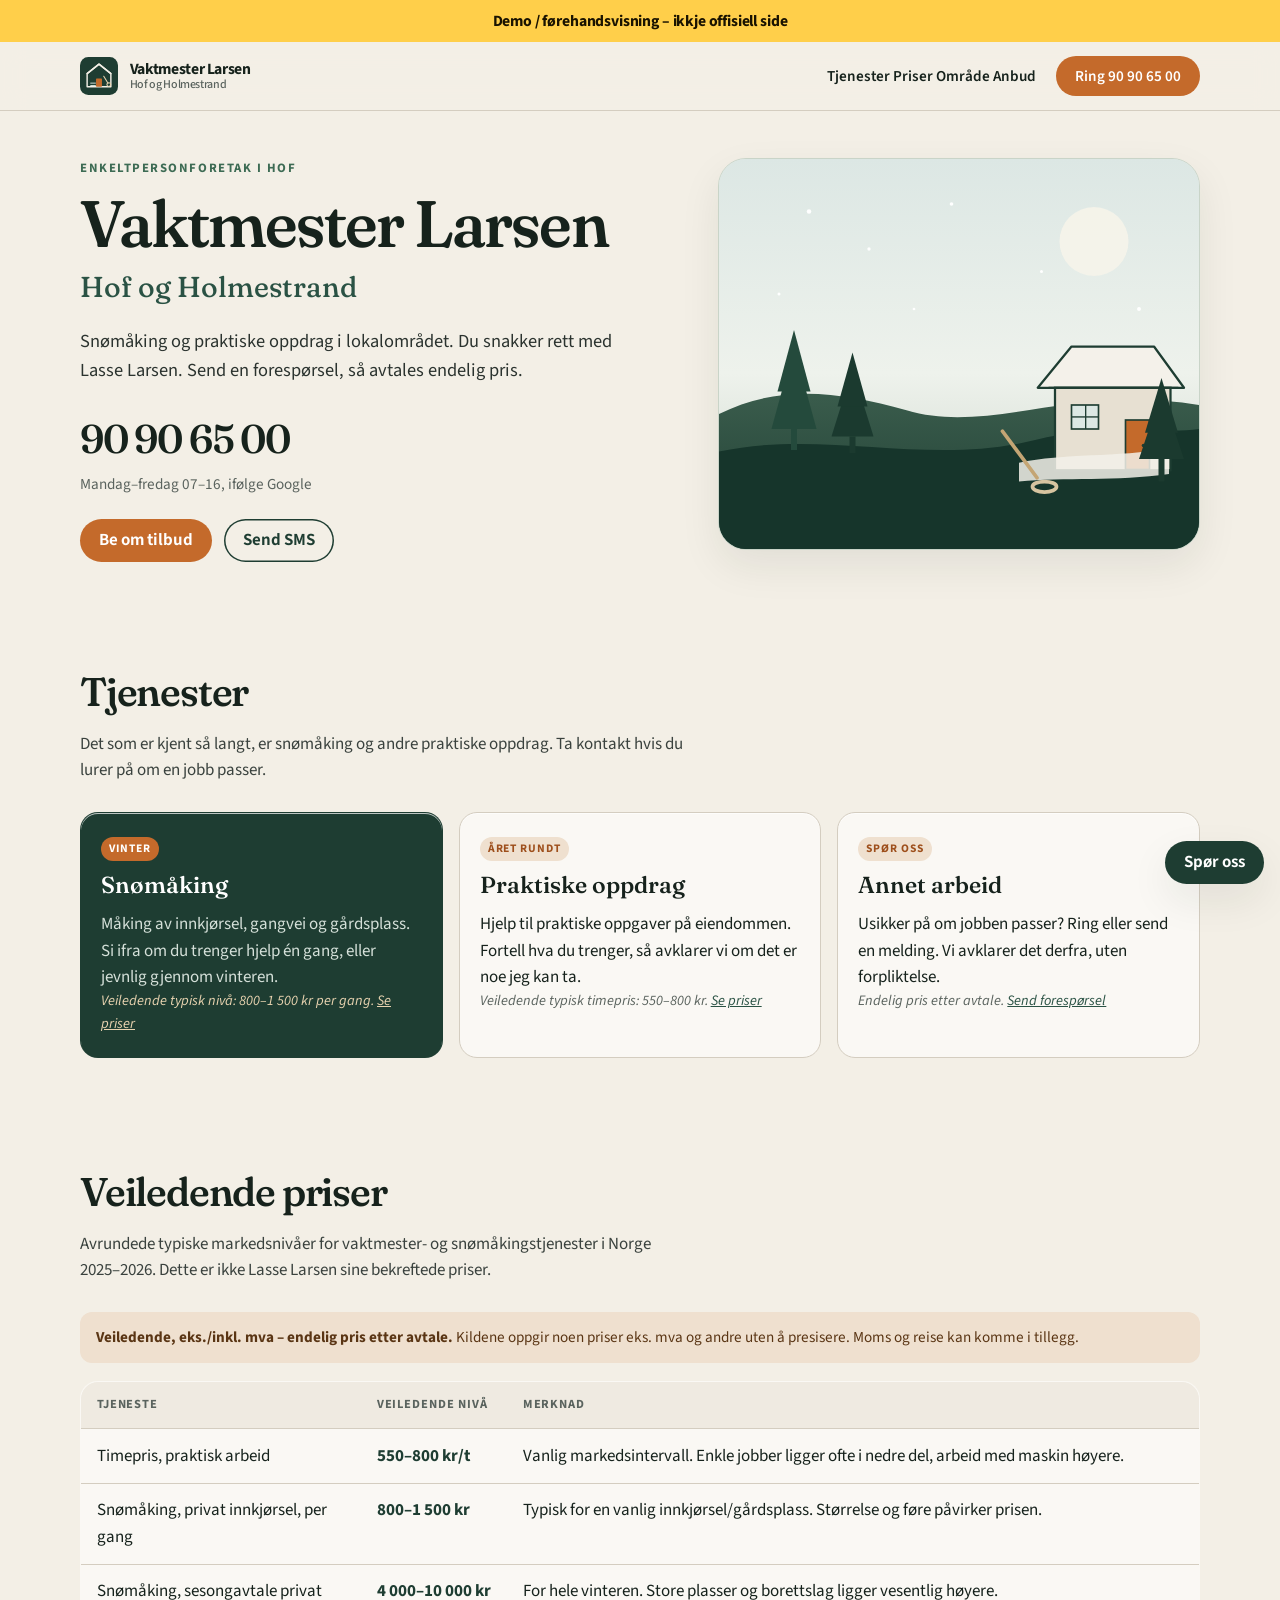
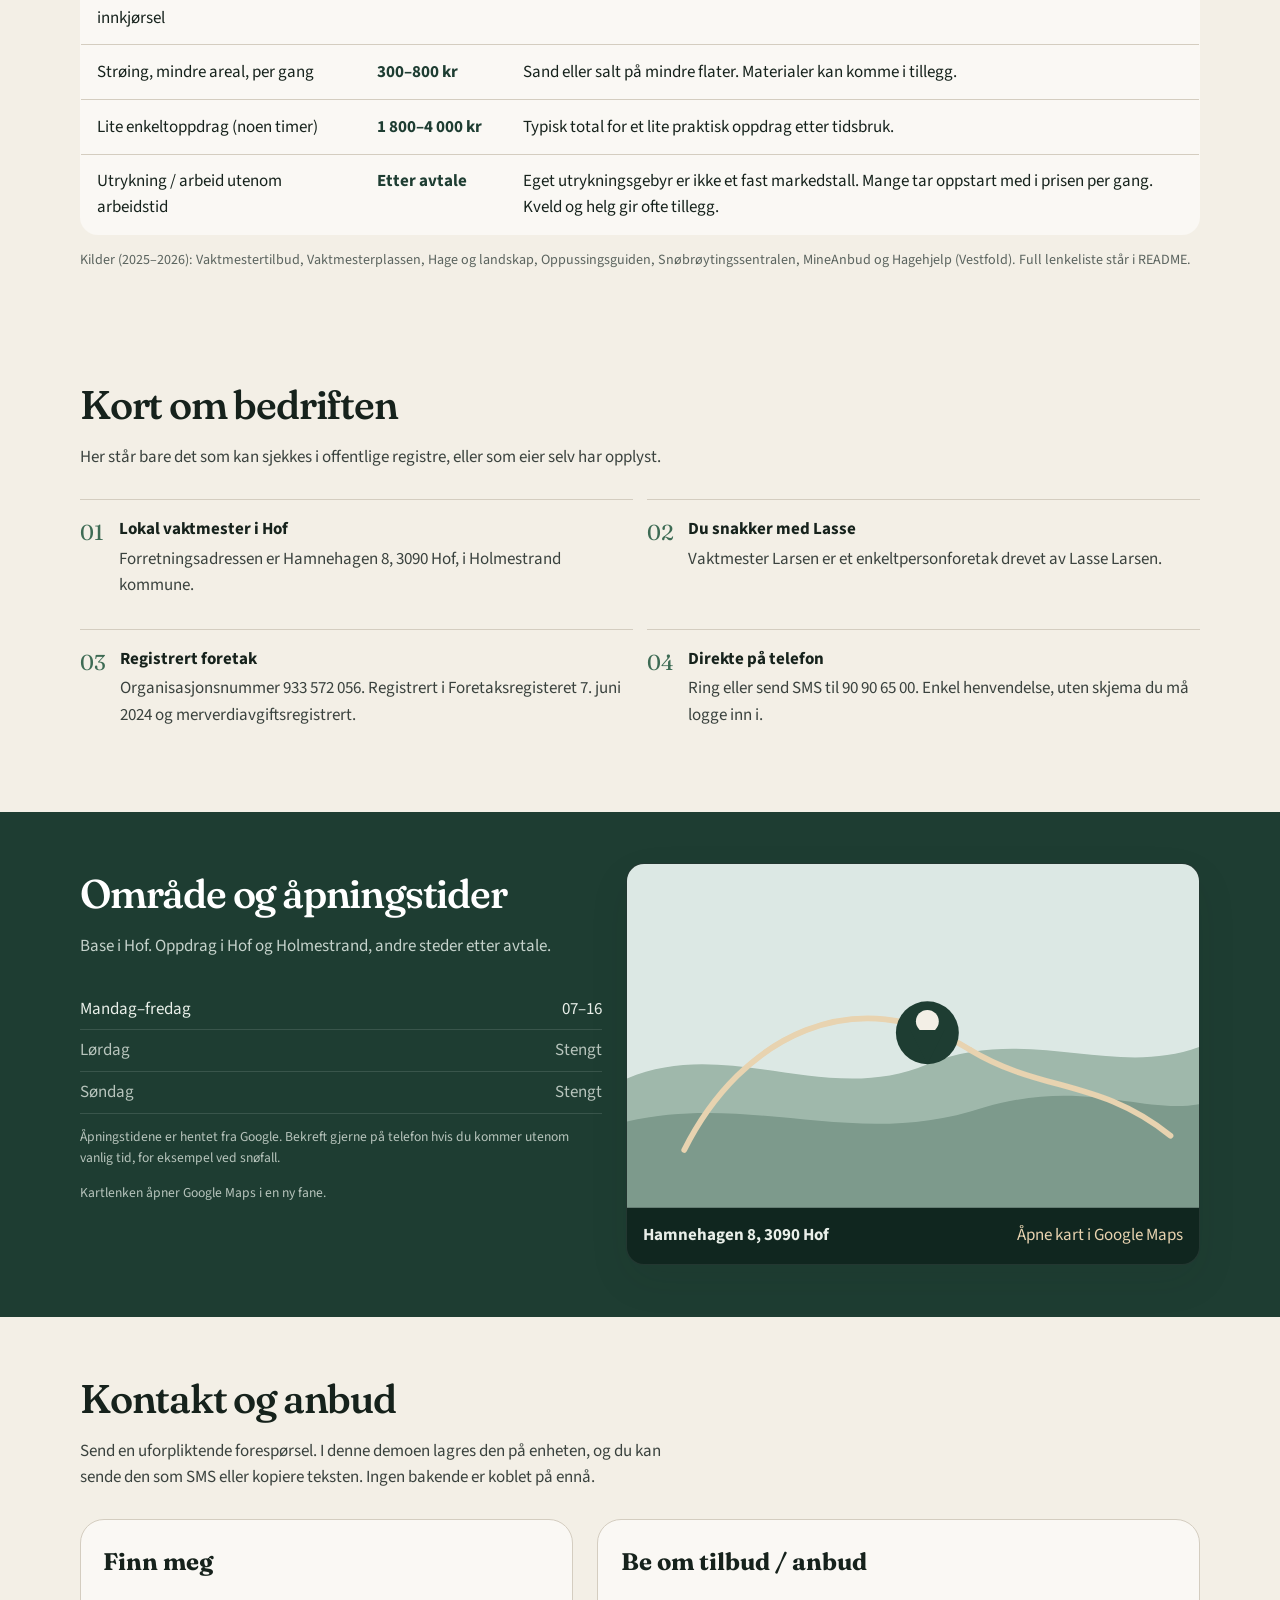
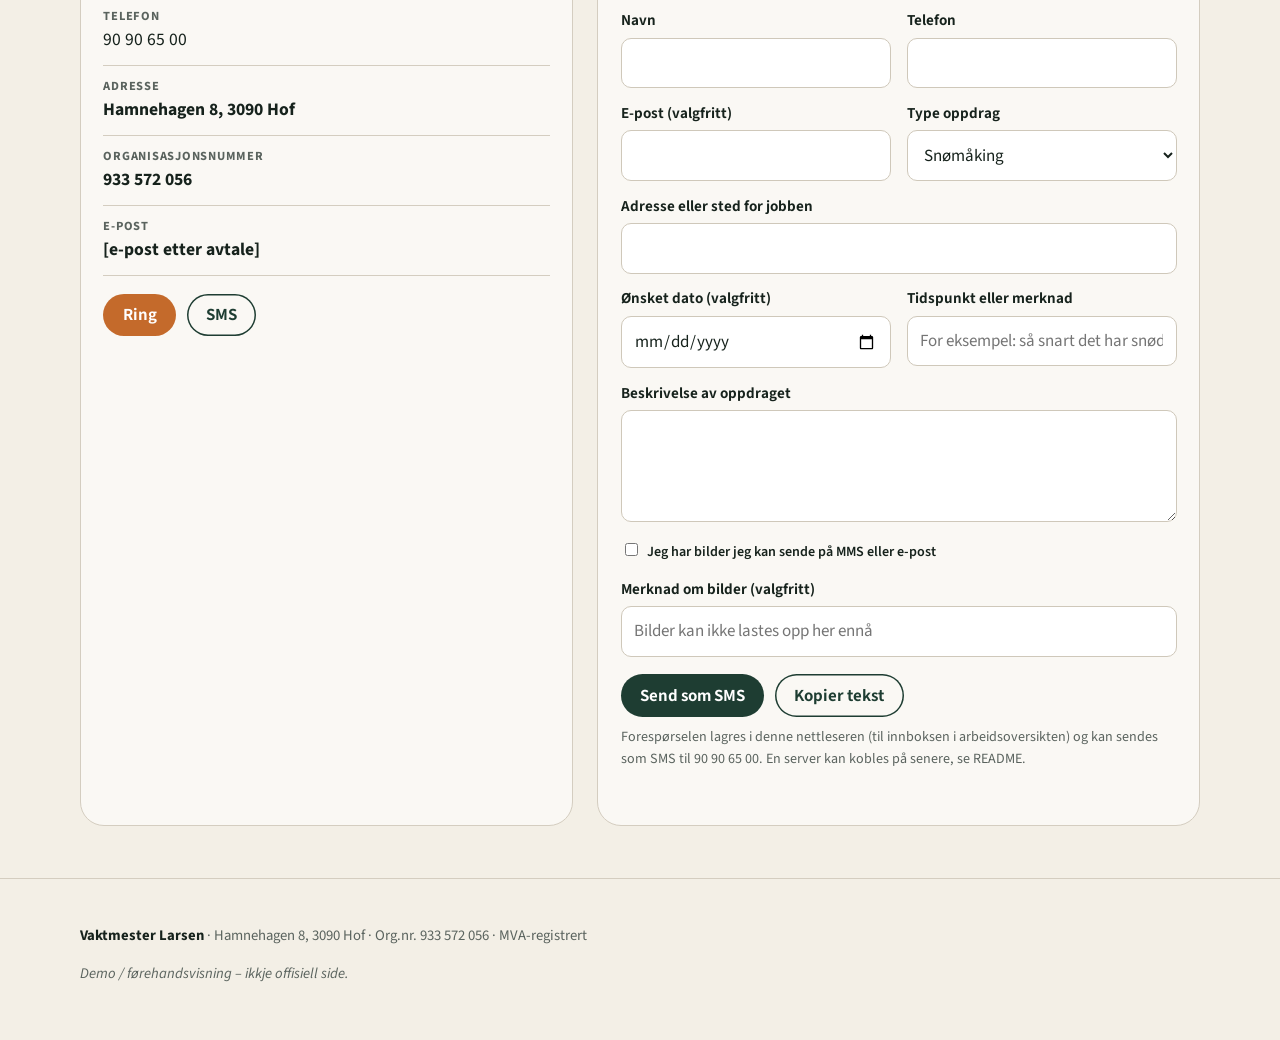
<file: index.html>
<!DOCTYPE html>
<html lang="nb">
<head>
  <meta charset="utf-8">
  <meta name="viewport" content="width=device-width, initial-scale=1">
  <meta name="robots" content="noindex,nofollow">
  <title>Vaktmester Larsen – Hof og Holmestrand</title>
  <meta name="description" content="Vaktmester Larsen i Hof. Snømåking og praktiske oppdrag i Hof og Holmestrand. Veiledende priser, be om tilbud. Ring 90 90 65 00.">
  <link rel="icon" href="img/mark.svg" type="image/svg+xml">
  <link rel="stylesheet" href="css/style.css">
  <script type="application/ld+json">
  {
    "@context": "https://schema.org",
    "@type": "LocalBusiness",
    "name": "Vaktmester Larsen",
    "legalName": "VAKTMESTER LARSEN",
    "taxID": "933572056",
    "vatID": "NO933572056MVA",
    "address": {
      "@type": "PostalAddress",
      "streetAddress": "Hamnehagen 8",
      "postalCode": "3090",
      "addressLocality": "Hof",
      "addressRegion": "Holmestrand",
      "addressCountry": "NO"
    },
    "telephone": "+4790906500",
    "openingHoursSpecification": {
      "@type": "OpeningHoursSpecification",
      "dayOfWeek": ["Monday", "Tuesday", "Wednesday", "Thursday", "Friday"],
      "opens": "07:00",
      "closes": "16:00"
    }
  }
  </script>
</head>
<body>
  <a class="skip" href="#innhold">Hopp til innhold</a>
  <div class="demo-banner" role="note"><strong>Demo / førehandsvisning – ikkje offisiell side</strong></div>
  <header class="site-header">
    <div class="wrap header-inner">
      <a class="brand" href="index.html">
        <img src="img/mark.svg" width="64" height="64" alt="">
        <span class="brand-name">
          <strong>Vaktmester Larsen</strong>
          <span>Hof og Holmestrand</span>
        </span>
      </a>
      <nav class="nav" aria-label="Hovedmeny">
        <span class="nav-links">
          <a href="#tjenester">Tjenester</a>
          <a href="#priser">Priser</a>
          <a href="#omrade">Område</a>
          <a href="#anbud">Anbud</a>
        </span>
        <a class="btn btn-amber" href="tel:+4790906500">Ring 90 90 65 00</a>
      </nav>
    </div>
  </header>

  <main id="innhold">
    <section class="hero">
      <div class="wrap hero-grid">
        <div>
          <p class="eyebrow">Enkeltpersonforetak i Hof</p>
          <h1>Vaktmester Larsen</h1>
          <p class="place">Hof og Holmestrand</p>
          <p class="lede">Snømåking og praktiske oppdrag i lokalområdet. Du snakker rett med Lasse Larsen. Send en forespørsel, så avtales endelig pris.</p>
          <div class="phone-block">
            <a href="tel:+4790906500">90 90 65 00</a>
            <p>Mandag–fredag 07–16, ifølge Google</p>
          </div>
          <div class="btn-row">
            <a class="btn btn-amber" href="#anbud">Be om tilbud</a>
            <a class="btn btn-ghost" href="sms:+4790906500">Send SMS</a>
          </div>
        </div>
        <div class="hero-art">
          <img src="img/hero.svg" width="640" height="520" alt="Tegning av et hus med snø på taket og grantrær, i vinterlandskap.">
        </div>
      </div>
    </section>

    <section id="tjenester">
      <div class="wrap">
        <div class="section-head">
          <h2>Tjenester</h2>
          <p>Det som er kjent så langt, er snømåking og andre praktiske oppdrag. Ta kontakt hvis du lurer på om en jobb passer.</p>
        </div>
        <div class="cards">
          <article class="card featured">
            <span class="tag">Vinter</span>
            <h3>Snømåking</h3>
            <p>Måking av innkjørsel, gangvei og gårdsplass. Si ifra om du trenger hjelp én gang, eller jevnlig gjennom vinteren.</p>
            <p class="price-note">Veiledende typisk nivå: 800–1 500 kr per gang. <a href="#priser">Se priser</a></p>
          </article>
          <article class="card">
            <span class="tag">Året rundt</span>
            <h3>Praktiske oppdrag</h3>
            <p>Hjelp til praktiske oppgaver på eiendommen. Fortell hva du trenger, så avklarer vi om det er noe jeg kan ta.</p>
            <p class="price-note">Veiledende typisk timepris: 550–800 kr. <a href="#priser">Se priser</a></p>
          </article>
          <article class="card">
            <span class="tag">Spør oss</span>
            <h3>Annet arbeid</h3>
            <p>Usikker på om jobben passer? Ring eller send en melding. Vi avklarer det derfra, uten forpliktelse.</p>
            <p class="price-note">Endelig pris etter avtale. <a href="#anbud">Send forespørsel</a></p>
          </article>
        </div>
      </div>
    </section>

    <section id="priser">
      <div class="wrap">
        <div class="section-head">
          <h2>Veiledende priser</h2>
          <p>Avrundede typiske markedsnivåer for vaktmester- og snømåkingstjenester i Norge 2025–2026. Dette er ikke Lasse Larsen sine bekreftede priser.</p>
        </div>
        <p class="disclaimer"><strong>Veiledende, eks./inkl. mva – endelig pris etter avtale.</strong> Kildene oppgir noen priser eks. mva og andre uten å presisere. Moms og reise kan komme i tillegg.</p>
        <div class="price-wrap">
          <table class="price-table">
            <thead>
              <tr>
                <th>Tjeneste</th>
                <th>Veiledende nivå</th>
                <th>Merknad</th>
              </tr>
            </thead>
            <tbody>
              <tr>
                <td>Timepris, praktisk arbeid</td>
                <td class="amt">550–800 kr/t</td>
                <td>Vanlig markedsintervall. Enkle jobber ligger ofte i nedre del, arbeid med maskin høyere.</td>
              </tr>
              <tr>
                <td>Snømåking, privat innkjørsel, per gang</td>
                <td class="amt">800–1 500 kr</td>
                <td>Typisk for en vanlig innkjørsel/gårdsplass. Størrelse og føre påvirker prisen.</td>
              </tr>
              <tr>
                <td>Snømåking, sesongavtale privat innkjørsel</td>
                <td class="amt">4 000–10 000 kr</td>
                <td>For hele vinteren. Store plasser og borettslag ligger vesentlig høyere.</td>
              </tr>
              <tr>
                <td>Strøing, mindre areal, per gang</td>
                <td class="amt">300–800 kr</td>
                <td>Sand eller salt på mindre flater. Materialer kan komme i tillegg.</td>
              </tr>
              <tr>
                <td>Lite enkeltoppdrag (noen timer)</td>
                <td class="amt">1 800–4 000 kr</td>
                <td>Typisk total for et lite praktisk oppdrag etter tidsbruk.</td>
              </tr>
              <tr>
                <td>Utrykning / arbeid utenom arbeidstid</td>
                <td class="amt">Etter avtale</td>
                <td>Eget utrykningsgebyr er ikke et fast markedstall. Mange tar oppstart med i prisen per gang. Kveld og helg gir ofte tillegg.</td>
              </tr>
            </tbody>
          </table>
        </div>
        <p class="note" style="margin-top:0.9rem">Kilder (2025–2026): Vaktmestertilbud, Vaktmesterplassen, Hage og landskap, Oppussingsguiden, Snøbrøytingssentralen, MineAnbud og Hagehjelp (Vestfold). Full lenkeliste står i README.</p>
      </div>
    </section>

    <section id="hvorfor">
      <div class="wrap">
        <div class="section-head">
          <h2>Kort om bedriften</h2>
          <p>Her står bare det som kan sjekkes i offentlige registre, eller som eier selv har opplyst.</p>
        </div>
        <dl class="reasons">
          <div class="reason">
            <span class="num" aria-hidden="true">01</span>
            <div>
              <dt>Lokal vaktmester i Hof</dt>
              <dd>Forretningsadressen er Hamnehagen 8, 3090 Hof, i Holmestrand kommune.</dd>
            </div>
          </div>
          <div class="reason">
            <span class="num" aria-hidden="true">02</span>
            <div>
              <dt>Du snakker med Lasse</dt>
              <dd>Vaktmester Larsen er et enkeltpersonforetak drevet av Lasse Larsen.</dd>
            </div>
          </div>
          <div class="reason">
            <span class="num" aria-hidden="true">03</span>
            <div>
              <dt>Registrert foretak</dt>
              <dd>Organisasjonsnummer 933 572 056. Registrert i Foretaksregisteret 7. juni 2024 og merverdiavgiftsregistrert.</dd>
            </div>
          </div>
          <div class="reason">
            <span class="num" aria-hidden="true">04</span>
            <div>
              <dt>Direkte på telefon</dt>
              <dd>Ring eller send SMS til 90 90 65 00. Enkel henvendelse, uten skjema du må logge inn i.</dd>
            </div>
          </div>
        </dl>
      </div>
    </section>

    <section class="band" id="omrade">
      <div class="wrap area-grid">
        <div>
          <div class="section-head">
            <h2>Område og åpningstider</h2>
            <p>Base i Hof. Oppdrag i Hof og Holmestrand, andre steder etter avtale.</p>
          </div>
          <ul class="hours">
            <li><span>Mandag–fredag</span><span>07–16</span></li>
            <li class="closed"><span>Lørdag</span><span>Stengt</span></li>
            <li class="closed"><span>Søndag</span><span>Stengt</span></li>
          </ul>
          <p class="source">Åpningstidene er hentet fra Google. Bekreft gjerne på telefon hvis du kommer utenom vanlig tid, for eksempel ved snøfall.</p>
          <p class="source" style="margin-top:0.3rem">Kartlenken åpner Google Maps i en ny fane.</p>
        </div>
        <a class="map-card" href="https://www.google.com/maps/search/?api=1&amp;query=Hamnehagen+8,+3090+Hof" rel="noopener noreferrer">
          <div class="map-visual" aria-hidden="true">
            <svg viewBox="0 0 400 240" xmlns="http://www.w3.org/2000/svg">
              <rect width="400" height="240" fill="#dce8e4"/>
              <path d="M0 150 C 70 120, 140 170, 210 140 C 280 112, 340 150, 400 128 L400 240 L0 240 Z" fill="#9fb8ab"/>
              <path d="M0 180 C 90 160, 160 200, 250 170 C 320 150, 360 175, 400 168 L400 240 L0 240 Z" fill="#7d9a8c"/>
              <path d="M40 200 C 80 120, 160 80, 240 130" fill="none" stroke="#e8d3b0" stroke-width="4" stroke-linecap="round"/>
              <path d="M240 130 C 290 160, 330 150, 380 190" fill="none" stroke="#e8d3b0" stroke-width="4" stroke-linecap="round"/>
              <circle cx="210" cy="118" r="22" fill="#1e3d32"/>
              <circle cx="210" cy="110" r="8" fill="#f3efe6"/>
              <path d="M210 140 L198 116 H222 Z" fill="#1e3d32"/>
            </svg>
          </div>
          <div class="map-caption">
            <strong>Hamnehagen 8, 3090 Hof</strong>
            <span>Åpne kart i Google Maps</span>
          </div>
        </a>
      </div>
    </section>

    <section id="kontakt">
      <div class="wrap">
        <div class="section-head">
          <h2>Kontakt og anbud</h2>
          <p>Send en uforpliktende forespørsel. I denne demoen lagres den på enheten, og du kan sende den som SMS eller kopiere teksten. Ingen bakende er koblet på ennå.</p>
        </div>
        <div class="contact-grid">
          <div class="contact-card">
            <h3>Finn meg</h3>
            <ul class="contact-list">
              <li>
                <span>Telefon</span>
                <a href="tel:+4790906500">90 90 65 00</a>
              </li>
              <li>
                <span>Adresse</span>
                <strong>Hamnehagen 8, 3090 Hof</strong>
              </li>
              <li>
                <span>Organisasjonsnummer</span>
                <strong>933 572 056</strong>
              </li>
              <li>
                <span>E-post</span>
                <strong>[e-post etter avtale]</strong>
              </li>
            </ul>
            <div class="btn-row" style="margin-top:1.1rem">
              <a class="btn btn-amber" href="tel:+4790906500">Ring</a>
              <a class="btn btn-ghost" href="sms:+4790906500">SMS</a>
            </div>
          </div>

          <form class="form-card" id="anbud" novalidate>
            <h3>Be om tilbud / anbud</h3>
            <div class="form-grid">
              <div>
                <label for="navn">Navn</label>
                <input id="navn" name="navn" type="text" autocomplete="name" required>
              </div>
              <div>
                <label for="telefon">Telefon</label>
                <input id="telefon" name="telefon" type="tel" autocomplete="tel" required>
              </div>
              <div>
                <label for="epost">E-post (valgfritt)</label>
                <input id="epost" name="epost" type="email" autocomplete="email">
              </div>
              <div>
                <label for="type">Type oppdrag</label>
                <select id="type" name="type">
                  <option value="Snømåking">Snømåking</option>
                  <option value="Strøing">Strøing</option>
                  <option value="Sesongavtale snø">Sesongavtale snø</option>
                  <option value="Praktisk oppdrag">Praktisk oppdrag</option>
                  <option value="Annet / usikker">Annet / usikker</option>
                </select>
              </div>
              <div class="full">
                <label for="adresse">Adresse eller sted for jobben</label>
                <input id="adresse" name="adresse" type="text" autocomplete="street-address">
              </div>
              <div>
                <label for="dato">Ønsket dato (valgfritt)</label>
                <input id="dato" name="dato" type="date">
              </div>
              <div>
                <label for="tidspunkt">Tidspunkt eller merknad</label>
                <input id="tidspunkt" name="tidspunkt" type="text" placeholder="For eksempel: så snart det har snødd">
              </div>
              <div class="full">
                <label for="beskrivelse">Beskrivelse av oppdraget</label>
                <textarea id="beskrivelse" name="beskrivelse" required></textarea>
              </div>
              <div class="full">
                <label class="note" style="font-weight:600;color:var(--ink)"><input id="har-bilder" name="har-bilder" type="checkbox" style="width:auto;margin-right:0.4rem"> Jeg har bilder jeg kan sende på MMS eller e-post</label>
                <label for="bilde-notat">Merknad om bilder (valgfritt)</label>
                <input id="bilde-notat" name="bilde-notat" type="text" placeholder="Bilder kan ikke lastes opp her ennå">
              </div>
            </div>
            <div class="btn-row form-actions">
              <button type="submit" class="btn btn-spruce" id="anbud-sms">Send som SMS</button>
              <button type="button" class="btn btn-ghost" id="anbud-kopier">Kopier tekst</button>
            </div>
            <p class="note">Forespørselen lagres i denne nettleseren (til innboksen i arbeidsoversikten) og kan sendes som SMS til 90 90 65 00. En server kan kobles på senere, se README.</p>
            <p class="form-status" id="form-status" role="status"></p>
          </form>
        </div>
      </div>
    </section>
  </main>

  <footer class="site-footer">
    <div class="wrap">
      <p><strong>Vaktmester Larsen</strong> · Hamnehagen 8, 3090 Hof · Org.nr. 933 572 056 · MVA-registrert</p>
      <p class="draft-flag">Demo / førehandsvisning – ikkje offisiell side.</p>
    </div>
  </footer>

  <button type="button" class="btn btn-spruce chat-launcher" id="chat-open" aria-expanded="false" aria-controls="chat-panel">Spør oss</button>
  <div class="chat-panel" id="chat-panel" hidden role="dialog" aria-labelledby="chat-title">
    <div class="chat-head">
      <div>
        <strong id="chat-title">Sekretær</strong>
        <p>Svarer på vanlige spørsmål. Ikke en ekte AI-modell.</p>
      </div>
      <button type="button" class="chat-close" id="chat-close" aria-label="Lukk">×</button>
    </div>
    <div class="chat-quick" id="chat-quick">
      <button type="button" class="chip" data-q="Hva koster det?">Priser</button>
      <button type="button" class="chip" data-q="Hva gjør dere?">Tjenester</button>
      <button type="button" class="chip" data-q="Hvor kjører dere?">Område</button>
      <button type="button" class="chip" data-q="Når er dere åpne?">Åpningstider</button>
      <button type="button" class="chip" data-q="Hvordan ber jeg om tilbud?">Bestille</button>
    </div>
    <div class="chat-log" id="chat-log" aria-live="polite"></div>
    <form class="chat-form" id="chat-form">
      <label class="skip" for="chat-input">Din melding</label>
      <input id="chat-input" type="text" autocomplete="off" placeholder="Skriv et spørsmål…">
      <button type="submit" class="btn btn-amber btn-small">Send</button>
    </form>
  </div>
  <script src="js/config.js"></script>
  <script src="js/shared.js"></script>
  <script src="js/site.js"></script>
</body>
</html>
</file>
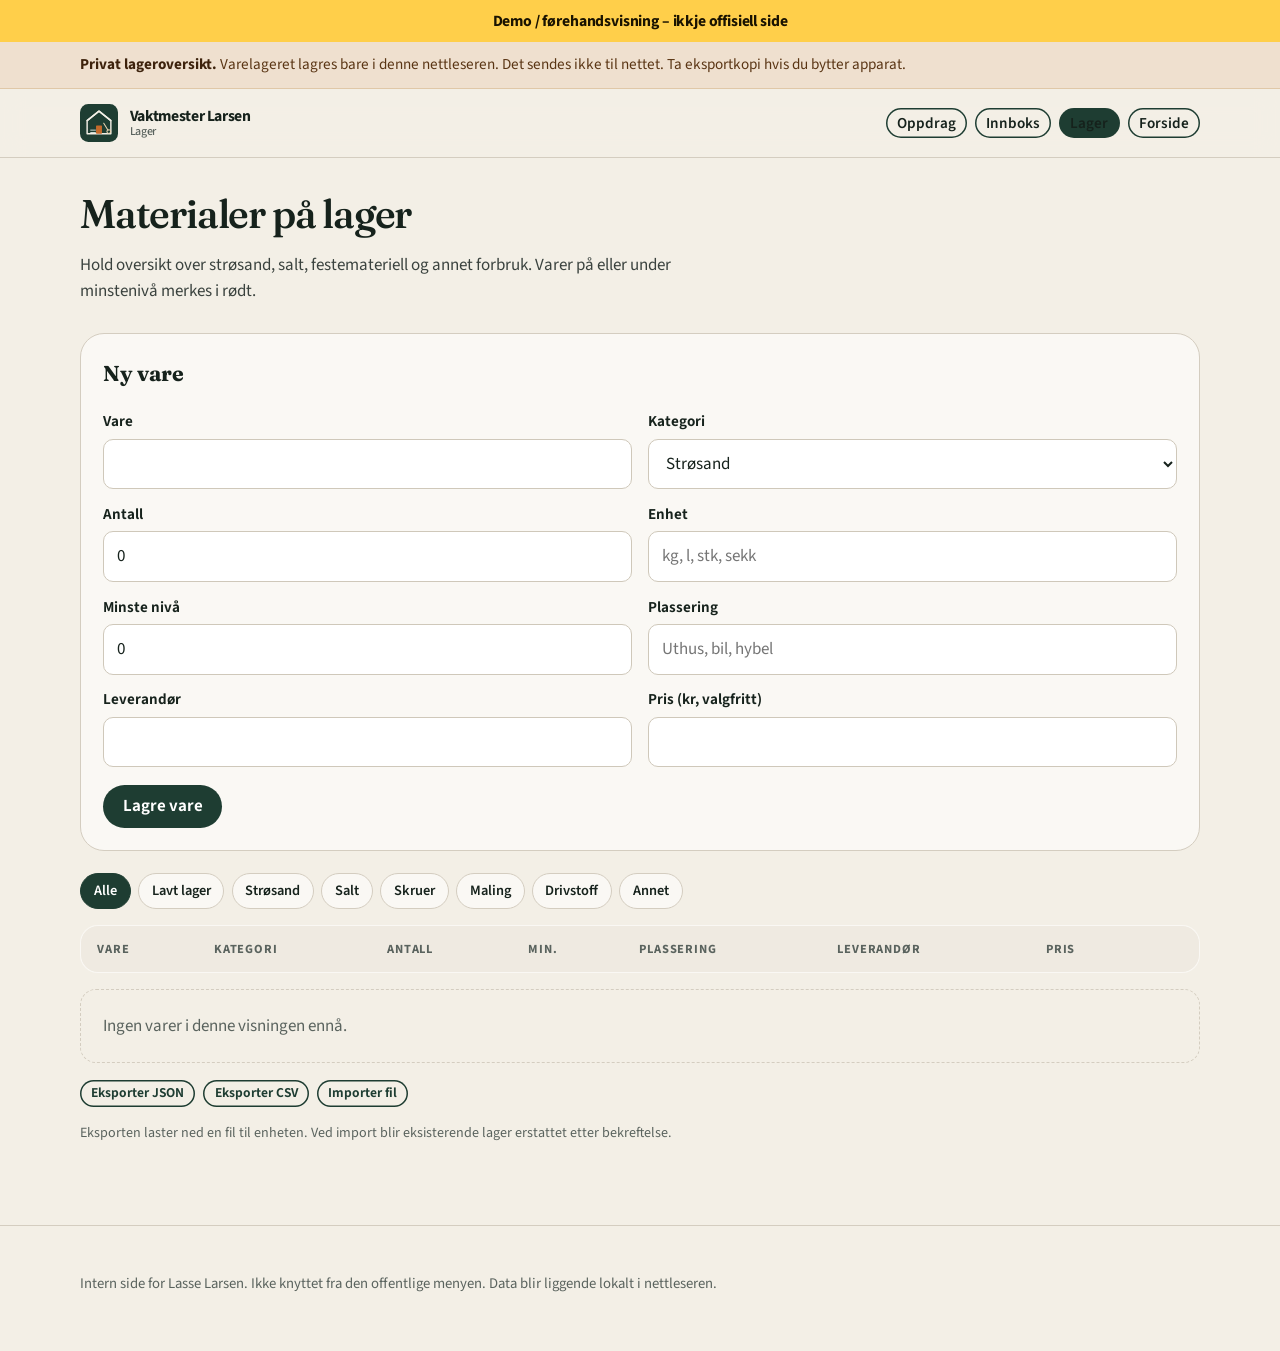
<file: lager.html>
<!DOCTYPE html>
<html lang="nb">
<head>
  <meta charset="utf-8">
  <meta name="viewport" content="width=device-width, initial-scale=1">
  <title>Lager – Vaktmester Larsen</title>
  <meta name="robots" content="noindex,nofollow">
  <meta name="description" content="Intern lageroversikt. Data lagres bare i denne nettleseren.">
  <link rel="icon" href="img/mark.svg" type="image/svg+xml">
  <link rel="stylesheet" href="css/style.css">
</head>
<body>
  <a class="skip" href="#innhold">Hopp til innhold</a>
  <div class="demo-banner" role="note"><strong>Demo / førehandsvisning – ikkje offisiell side</strong></div>
  <div class="tool-banner">
    <div class="wrap">
      <strong>Privat lageroversikt.</strong>
      Varelageret lagres bare i denne nettleseren. Det sendes ikke til nettet. Ta eksportkopi hvis du bytter apparat.
    </div>
  </div>
  <header class="site-header">
    <div class="wrap header-inner">
      <a class="brand" href="index.html">
        <img src="img/mark.svg" width="64" height="64" alt="">
        <span class="brand-name">
          <strong>Vaktmester Larsen</strong>
          <span>Lager</span>
        </span>
      </a>
      <nav class="nav intern-nav" aria-label="Intern meny">
        <a class="btn btn-ghost btn-small" href="oppdrag.html">Oppdrag</a>
        <a class="btn btn-ghost btn-small" href="oppdrag.html#innboks">Innboks</a>
        <a class="btn btn-spruce btn-small" href="lager.html">Lager</a>
        <a class="btn btn-ghost btn-small" href="index.html">Forside</a>
      </nav>
    </div>
  </header>

  <main id="innhold" class="wrap" style="padding: 1.6rem 0 3rem;">
    <div class="section-head">
      <h1 style="font-family:var(--serif);font-size:clamp(1.8rem,3.5vw,2.5rem);font-weight:550;letter-spacing:-0.03em;margin:0 0 0.4rem;">Materialer på lager</h1>
      <p>Hold oversikt over strøsand, salt, festemateriell og annet forbruk. Varer på eller under minstenivå merkes i rødt.</p>
    </div>

    <div id="lager-varsel" class="stock-alert hidden" role="status"></div>

    <form class="form-card" id="lager-skjema">
      <h2 style="font-family:var(--serif);font-size:1.35rem;margin:0 0 0.4rem;">Ny vare</h2>
      <input type="hidden" id="vare-id" value="">
      <div class="form-grid">
        <div>
          <label for="vare-navn">Vare</label>
          <input id="vare-navn" type="text" required>
        </div>
        <div>
          <label for="vare-kategori">Kategori</label>
          <select id="vare-kategori">
            <option>Strøsand</option>
            <option>Salt</option>
            <option>Skruer og festemateriell</option>
            <option>Maling</option>
            <option>Verktøy</option>
            <option>Drivstoff</option>
            <option>Annet</option>
          </select>
        </div>
        <div>
          <label for="vare-antall">Antall</label>
          <input id="vare-antall" type="number" inputmode="decimal" step="0.01" value="0" required>
        </div>
        <div>
          <label for="vare-enhet">Enhet</label>
          <input id="vare-enhet" type="text" placeholder="kg, l, stk, sekk" required>
        </div>
        <div>
          <label for="vare-min">Minste nivå</label>
          <input id="vare-min" type="number" inputmode="decimal" step="0.01" value="0">
        </div>
        <div>
          <label for="vare-sted">Plassering</label>
          <input id="vare-sted" type="text" placeholder="Uthus, bil, hybel">
        </div>
        <div>
          <label for="vare-leverandor">Leverandør</label>
          <input id="vare-leverandor" type="text">
        </div>
        <div>
          <label for="vare-pris">Pris (kr, valgfritt)</label>
          <input id="vare-pris" type="text" inputmode="decimal">
        </div>
      </div>
      <div class="btn-row form-actions">
        <button type="submit" class="btn btn-spruce" id="vare-lagre">Lagre vare</button>
        <button type="button" class="btn btn-ghost hidden" id="vare-avbryt">Avbryt redigering</button>
      </div>
    </form>

    <div class="filters" id="lager-filter" role="group" aria-label="Filtrer på kategori" style="margin-top:1.4rem">
      <button type="button" class="chip" data-kat="alle" aria-pressed="true">Alle</button>
      <button type="button" class="chip" data-kat="lavt" aria-pressed="false">Lavt lager</button>
      <button type="button" class="chip" data-kat="Strøsand" aria-pressed="false">Strøsand</button>
      <button type="button" class="chip" data-kat="Salt" aria-pressed="false">Salt</button>
      <button type="button" class="chip" data-kat="Skruer og festemateriell" aria-pressed="false">Skruer</button>
      <button type="button" class="chip" data-kat="Maling" aria-pressed="false">Maling</button>
      <button type="button" class="chip" data-kat="Drivstoff" aria-pressed="false">Drivstoff</button>
      <button type="button" class="chip" data-kat="Annet" aria-pressed="false">Annet</button>
    </div>

    <div class="price-wrap" style="margin-top:0.8rem">
      <table class="price-table stock-table" id="lager-tabell">
        <thead>
          <tr>
            <th>Vare</th>
            <th>Kategori</th>
            <th>Antall</th>
            <th>Min.</th>
            <th>Plassering</th>
            <th>Leverandør</th>
            <th>Pris</th>
            <th></th>
          </tr>
        </thead>
        <tbody></tbody>
      </table>
    </div>
    <p id="lager-tom" class="empty hidden" style="margin-top:1rem">Ingen varer i denne visningen ennå.</p>

    <div class="toolbar">
      <button type="button" class="btn btn-ghost btn-small" id="lager-json">Eksporter JSON</button>
      <button type="button" class="btn btn-ghost btn-small" id="lager-csv">Eksporter CSV</button>
      <label class="btn btn-ghost btn-small" for="lager-import" style="cursor:pointer;margin:0">Importer fil</label>
      <input id="lager-import" type="file" accept=".json,.csv,application/json,text/csv" hidden>
    </div>
    <p class="note">Eksporten laster ned en fil til enheten. Ved import blir eksisterende lager erstattet etter bekreftelse.</p>
    <p class="form-status" id="lager-status" role="status"></p>
  </main>

  <footer class="site-footer">
    <div class="wrap">
      <p>Intern side for Lasse Larsen. Ikke knyttet fra den offentlige menyen. Data blir liggende lokalt i nettleseren.</p>
    </div>
  </footer>
  <script src="js/config.js"></script>
  <script src="js/shared.js"></script>
  <script src="js/lager.js"></script>
</body>
</html>
</file>
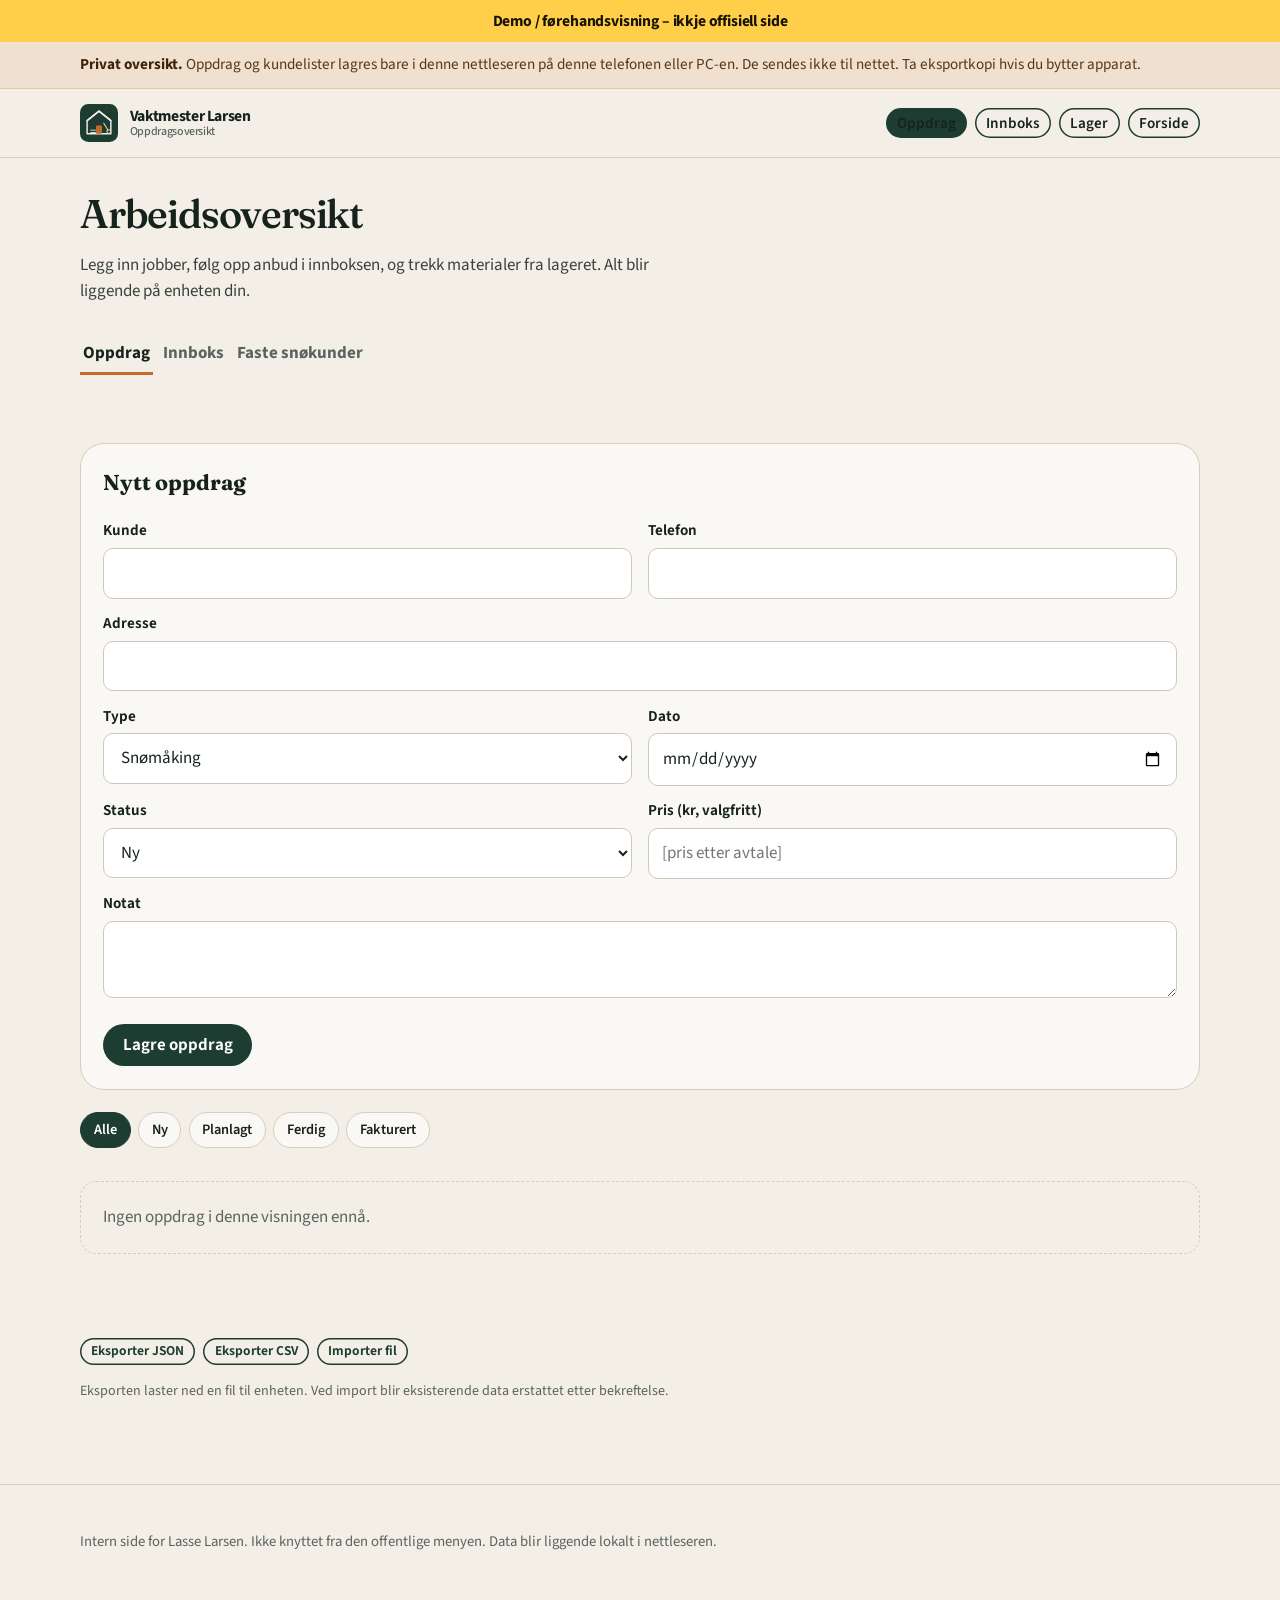
<file: oppdrag.html>
<!DOCTYPE html>
<html lang="nb">
<head>
  <meta charset="utf-8">
  <meta name="viewport" content="width=device-width, initial-scale=1">
  <title>Oppdragsoversikt – Vaktmester Larsen</title>
  <meta name="robots" content="noindex,nofollow">
  <meta name="description" content="Intern oversikt over oppdrag. Data lagres bare i denne nettleseren.">
  <link rel="icon" href="img/mark.svg" type="image/svg+xml">
  <link rel="stylesheet" href="css/style.css">
</head>
<body>
  <a class="skip" href="#innhold">Hopp til innhold</a>
  <div class="demo-banner" role="note"><strong>Demo / førehandsvisning – ikkje offisiell side</strong></div>
  <div class="tool-banner">
    <div class="wrap">
      <strong>Privat oversikt.</strong>
      Oppdrag og kundelister lagres bare i denne nettleseren på denne telefonen eller PC-en. De sendes ikke til nettet. Ta eksportkopi hvis du bytter apparat.
    </div>
  </div>
  <header class="site-header">
    <div class="wrap header-inner">
      <a class="brand" href="index.html">
        <img src="img/mark.svg" width="64" height="64" alt="">
        <span class="brand-name">
          <strong>Vaktmester Larsen</strong>
          <span>Oppdragsoversikt</span>
        </span>
      </a>
      <nav class="nav intern-nav" aria-label="Intern meny">
        <a class="btn btn-spruce btn-small" href="oppdrag.html">Oppdrag</a>
        <a class="btn btn-ghost btn-small" href="oppdrag.html#innboks">Innboks <span class="badge hidden" id="innboks-merke"></span></a>
        <a class="btn btn-ghost btn-small" href="lager.html">Lager</a>
        <a class="btn btn-ghost btn-small" href="index.html">Forside</a>
      </nav>
    </div>
  </header>

  <main id="innhold" class="wrap" style="padding: 1.6rem 0 3rem;">
    <div class="section-head">
      <h1 style="font-family:var(--serif);font-size:clamp(1.8rem,3.5vw,2.5rem);font-weight:550;letter-spacing:-0.03em;margin:0 0 0.4rem;">Arbeidsoversikt</h1>
      <p>Legg inn jobber, følg opp anbud i innboksen, og trekk materialer fra lageret. Alt blir liggende på enheten din.</p>
    </div>

    <div class="tabs" role="tablist" aria-label="Oversikter">
      <button class="tab" role="tab" id="tab-oppdrag" aria-selected="true" aria-controls="panel-oppdrag">Oppdrag</button>
      <button class="tab" role="tab" id="tab-innboks" aria-selected="false" aria-controls="panel-innboks">Innboks <span class="badge hidden" id="innboks-tab-merke"></span></button>
      <button class="tab" role="tab" id="tab-fast" aria-selected="false" aria-controls="panel-fast">Faste snøkunder</button>
    </div>

    <section id="panel-oppdrag" role="tabpanel" aria-labelledby="tab-oppdrag">
      <form class="form-card" id="jobb-skjema">
        <h2 style="font-family:var(--serif);font-size:1.35rem;margin:0 0 0.4rem;">Nytt oppdrag</h2>
        <input type="hidden" id="jobb-id" value="">
        <div class="form-grid">
          <div>
            <label for="kunde">Kunde</label>
            <input id="kunde" name="kunde" type="text" required>
          </div>
          <div>
            <label for="jobb-telefon">Telefon</label>
            <input id="jobb-telefon" name="telefon" type="tel">
          </div>
          <div class="full">
            <label for="jobb-adresse">Adresse</label>
            <input id="jobb-adresse" name="adresse" type="text">
          </div>
          <div>
            <label for="jobb-type">Type</label>
            <select id="jobb-type" name="type">
              <option>Snømåking</option>
              <option>Praktisk oppdrag</option>
              <option>Annet</option>
            </select>
          </div>
          <div>
            <label for="jobb-dato">Dato</label>
            <input id="jobb-dato" name="dato" type="date">
          </div>
          <div>
            <label for="jobb-status">Status</label>
            <select id="jobb-status" name="status">
              <option value="ny">Ny</option>
              <option value="planlagt">Planlagt</option>
              <option value="ferdig">Ferdig</option>
              <option value="fakturert">Fakturert</option>
            </select>
          </div>
          <div>
            <label for="jobb-pris">Pris (kr, valgfritt)</label>
            <input id="jobb-pris" name="pris" type="text" inputmode="decimal" placeholder="[pris etter avtale]">
          </div>
          <div class="full">
            <label for="jobb-notat">Notat</label>
            <textarea id="jobb-notat" name="notat" style="min-height:4.5rem"></textarea>
          </div>
        </div>
        <div class="btn-row form-actions">
          <button type="submit" class="btn btn-spruce" id="jobb-lagre">Lagre oppdrag</button>
          <button type="button" class="btn btn-ghost hidden" id="jobb-avbryt">Avbryt redigering</button>
        </div>
      </form>

      <div class="filters" id="status-filter" role="group" aria-label="Filtrer på status" style="margin-top:1.4rem">
        <button type="button" class="chip" data-filter="alle" aria-pressed="true">Alle <span id="antall-alle"></span></button>
        <button type="button" class="chip" data-filter="ny" aria-pressed="false">Ny <span id="antall-ny"></span></button>
        <button type="button" class="chip" data-filter="planlagt" aria-pressed="false">Planlagt <span id="antall-planlagt"></span></button>
        <button type="button" class="chip" data-filter="ferdig" aria-pressed="false">Ferdig <span id="antall-ferdig"></span></button>
        <button type="button" class="chip" data-filter="fakturert" aria-pressed="false">Fakturert <span id="antall-fakturert"></span></button>
      </div>
      <div id="jobb-liste" class="job-list"></div>
    </section>

    
    <section id="panel-innboks" role="tabpanel" aria-labelledby="tab-innboks" class="hidden">
      <p class="note" style="margin-top:0">Forespørsler som er lagret fra skjemaet eller sekretæren på forsiden, vises her. De ligger bare i denne nettleseren inntil en server er koblet på.</p>
      <div class="filters" id="innboks-filter" role="group" aria-label="Filtrer forespørsler" style="margin-top:0.8rem">
        <button type="button" class="chip" data-rfilter="ny" aria-pressed="true">Nye</button>
        <button type="button" class="chip" data-rfilter="alle" aria-pressed="false">Alle</button>
        <button type="button" class="chip" data-rfilter="jobb" aria-pressed="false">Gjort om til jobb</button>
      </div>
      <div id="innboks-liste" class="job-list" style="margin-top:0.8rem"></div>
    </section>
    <section id="panel-fast" role="tabpanel" aria-labelledby="tab-fast" class="hidden">
      <form class="form-card" id="kunde-skjema">
        <h2 style="font-family:var(--serif);font-size:1.35rem;margin:0 0 0.4rem;">Fast snømåkingskunde</h2>
        <input type="hidden" id="kunde-id" value="">
        <div class="form-grid">
          <div>
            <label for="fast-navn">Navn</label>
            <input id="fast-navn" type="text" required>
          </div>
          <div>
            <label for="fast-telefon">Telefon</label>
            <input id="fast-telefon" type="tel">
          </div>
          <div class="full">
            <label for="fast-adresse">Adresse</label>
            <input id="fast-adresse" type="text">
          </div>
          <div class="full">
            <label for="fast-notat">Avtale / notat</label>
            <textarea id="fast-notat" style="min-height:4.5rem" placeholder="For eksempel: innkjørsel og trappeoppgang, etter snøfall"></textarea>
          </div>
        </div>
        <div class="btn-row form-actions">
          <button type="submit" class="btn btn-spruce" id="kunde-lagre">Lagre kunde</button>
          <button type="button" class="btn btn-ghost hidden" id="kunde-avbryt">Avbryt redigering</button>
        </div>
      </form>
      <div id="kunde-liste" class="customer-list" style="margin-top:1.4rem"></div>
    </section>

    <div class="toolbar">
      <button type="button" class="btn btn-ghost btn-small" id="eksport-json">Eksporter JSON</button>
      <button type="button" class="btn btn-ghost btn-small" id="eksport-csv">Eksporter CSV</button>
      <label class="btn btn-ghost btn-small" for="import-fil" style="cursor:pointer;margin:0">Importer fil</label>
      <input id="import-fil" type="file" accept=".json,.csv,application/json,text/csv" hidden>
    </div>
    <p class="note">Eksporten laster ned en fil til enheten. Ved import blir eksisterende data erstattet etter bekreftelse.</p>
    <p class="form-status" id="verktoy-status" role="status"></p>
  </main>

  <footer class="site-footer">
    <div class="wrap">
      <p>Intern side for Lasse Larsen. Ikke knyttet fra den offentlige menyen. Data blir liggende lokalt i nettleseren.</p>
    </div>
  </footer>
  <script src="js/config.js"></script>
  <script src="js/shared.js"></script>
  <script src="js/oppdrag.js"></script>
</body>
</html>
</file>
<file: css/style.css>
@font-face {
  font-family: "Fraunces";
  src: url("../fonts/Fraunces.woff") format("woff");
  font-weight: 100 900;
  font-style: normal;
  font-display: swap;
}

@font-face {
  font-family: "Source Sans 3";
  src: url("../fonts/SourceSans3.woff") format("woff");
  font-weight: 200 900;
  font-style: normal;
  font-display: swap;
}

@font-face {
  font-family: "Source Sans 3";
  src: url("../fonts/SourceSans3-Italic.woff") format("woff");
  font-weight: 200 900;
  font-style: italic;
  font-display: swap;
}

:root {
  --ink: #16221c;
  --spruce: #1e3d32;
  --spruce-mid: #2a5244;
  --moss: #3d6b54;
  --cream: #f3efe6;
  --paper: #faf8f4;
  --sand: #e6dfd2;
  --line: #d4cdc0;
  --muted: #5a635e;
  --amber: #c46a2b;
  --amber-dark: #9e4f1c;
  --snow: #ffffff;
  --ice: #dce8e4;
  --danger: #8b3a2a;
  --shadow: 0 16px 40px rgba(22, 34, 28, 0.08);
  --radius: 18px;
  --max: 70rem;
  --sans: "Source Sans 3", "Segoe UI", sans-serif;
  --serif: "Fraunces", Georgia, serif;
}

*, *::before, *::after { box-sizing: border-box; }

html { scroll-behavior: smooth; }

body {
  margin: 0;
  font-family: var(--sans);
  font-size: 1.0625rem;
  line-height: 1.55;
  color: var(--ink);
  background: var(--cream);
}

img, svg { max-width: 100%; display: block; }

a { color: var(--spruce-mid); }
a:hover { color: var(--amber-dark); }

:focus-visible {
  outline: 3px solid var(--amber);
  outline-offset: 3px;
}

.skip {
  position: absolute;
  left: 1rem;
  top: -4rem;
  background: var(--spruce);
  color: var(--snow);
  padding: 0.6rem 1rem;
  border-radius: 8px;
  z-index: 100;
}
.skip:focus { top: 1rem; }

.wrap {
  width: min(calc(100% - 2rem), var(--max));
  margin-inline: auto;
}

/* Header */
.site-header {
  position: sticky;
  top: 0;
  z-index: 40;
  background: rgba(243, 239, 230, 0.92);
  backdrop-filter: blur(12px);
  border-bottom: 1px solid var(--line);
}

.header-inner {
  display: flex;
  align-items: center;
  justify-content: space-between;
  gap: 1rem;
  min-height: 4.25rem;
}

.brand {
  display: flex;
  align-items: center;
  gap: 0.7rem;
  text-decoration: none;
  color: var(--ink);
  font-weight: 650;
  letter-spacing: -0.02em;
}

.brand img { width: 2.4rem; height: 2.4rem; }

.brand-name { line-height: 1.1; }
.brand-name strong { display: block; font-size: 0.98rem; }
.brand-name span {
  display: block;
  font-size: 0.75rem;
  font-weight: 500;
  color: var(--muted);
}

.nav {
  display: flex;
  align-items: center;
  gap: 1.25rem;
}

.nav a {
  text-decoration: none;
  color: var(--ink);
  font-weight: 600;
  font-size: 0.95rem;
}

.nav a:hover { color: var(--amber-dark); }

/* Buttons */
.btn {
  display: inline-flex;
  align-items: center;
  justify-content: center;
  gap: 0.45rem;
  border: 0;
  border-radius: 999px;
  padding: 0.7rem 1.2rem;
  font: inherit;
  font-weight: 650;
  text-decoration: none;
  cursor: pointer;
  line-height: 1.2;
}

.btn-amber,
.btn.btn-amber {
  background: var(--amber);
  color: var(--snow);
}
.btn-amber:hover { background: var(--amber-dark); color: var(--snow); }

.btn-spruce { background: var(--spruce); color: var(--snow); }
.btn-spruce:hover { background: #152c24; color: var(--snow); }

.btn-ghost {
  background: transparent;
  color: var(--spruce);
  box-shadow: inset 0 0 0 1.5px var(--spruce);
}
.btn-ghost:hover { background: var(--ice); color: var(--spruce); }

.btn-row { display: flex; flex-wrap: wrap; gap: 0.7rem; }

/* Hero */
.hero {
  padding: 2.2rem 0 3rem;
}

.hero-grid {
  display: grid;
  gap: 2rem;
  align-items: center;
}

@media (min-width: 880px) {
  .hero-grid { grid-template-columns: 1.1fr 0.9fr; gap: 3rem; }
}

.eyebrow {
  display: inline-block;
  font-size: 0.8rem;
  font-weight: 700;
  letter-spacing: 0.12em;
  text-transform: uppercase;
  color: var(--moss);
  margin-bottom: 0.7rem;
}

.hero h1 {
  font-family: var(--serif);
  font-weight: 560;
  font-size: clamp(2.3rem, 6vw, 4.1rem);
  line-height: 1.05;
  letter-spacing: -0.03em;
  margin: 0 0 0.4rem;
  font-variation-settings: "SOFT" 50, "WONK" 0.4;
}

.place {
  font-family: var(--serif);
  font-size: clamp(1.3rem, 3vw, 1.8rem);
  font-weight: 450;
  color: var(--spruce-mid);
  margin: 0 0 1.1rem;
  font-variation-settings: "SOFT" 70, "WONK" 0;
}

.lede {
  font-size: 1.15rem;
  max-width: 36rem;
  margin: 0 0 1.5rem;
  color: #2b332f;
}

.phone-block {
  margin: 0 0 1.4rem;
}

.phone-block a {
  font-family: var(--serif);
  font-size: clamp(1.8rem, 4vw, 2.5rem);
  font-weight: 560;
  color: var(--ink);
  text-decoration: none;
  letter-spacing: -0.03em;
}

.phone-block a:hover { color: var(--amber-dark); }

.phone-block p {
  margin: 0.15rem 0 0;
  color: var(--muted);
  font-size: 0.95rem;
}

.hero-art {
  background: linear-gradient(180deg, #e4ece8, #d3ddd6);
  border-radius: 28px;
  overflow: hidden;
  box-shadow: var(--shadow);
  border: 1px solid #c9d4c8;
}

.hero-art img { width: 100%; height: auto; }

/* Sections */
section { padding: 3.2rem 0; }

.section-head {
  max-width: 38rem;
  margin-bottom: 1.8rem;
}

.section-head h2 {
  font-family: var(--serif);
  font-size: clamp(1.8rem, 3.5vw, 2.5rem);
  font-weight: 550;
  letter-spacing: -0.03em;
  margin: 0 0 0.5rem;
  font-variation-settings: "SOFT" 45, "WONK" 0.3;
}

.section-head p { margin: 0; color: #3a423e; }

.band { background: var(--spruce); color: #e9efe9; }
.band .section-head p { color: #c5d2cb; }
.band h2 { color: var(--snow); }

/* Cards */
.cards {
  display: grid;
  gap: 1rem;
}

@media (min-width: 720px) {
  .cards { grid-template-columns: repeat(3, 1fr); }
}

.card {
  background: var(--paper);
  border: 1px solid var(--line);
  border-radius: var(--radius);
  padding: 1.3rem 1.25rem 1.4rem;
  box-shadow: 0 1px 0 rgba(255,255,255,0.7) inset;
}

.card.featured {
  background: var(--spruce);
  color: var(--snow);
  border-color: transparent;
  grid-column: 1 / -1;
}

@media (min-width: 720px) {
  .card.featured { grid-column: auto; }
}

.card h3 {
  font-family: var(--serif);
  font-size: 1.45rem;
  font-weight: 550;
  margin: 0.4rem 0 0.5rem;
}

.card p { margin: 0; }
.card.featured p { color: #d5e0d9; }

.tag {
  display: inline-block;
  font-size: 0.72rem;
  font-weight: 700;
  letter-spacing: 0.08em;
  text-transform: uppercase;
  background: #efe0cf;
  color: var(--amber-dark);
  padding: 0.2rem 0.5rem;
  border-radius: 999px;
}

.card.featured .tag {
  background: #c46a2b;
  color: #fff;
}

.price-note {
  margin-top: 0.9rem;
  font-size: 0.9rem;
  font-style: italic;
  color: var(--muted);
}
.card.featured .price-note { color: #e8d3b0; }

/* Reasons / area */
.reasons {
  display: grid;
  gap: 0.9rem;
}

@media (min-width: 720px) {
  .reasons { grid-template-columns: 1fr 1fr; }
}

.reason {
  display: grid;
  grid-template-columns: auto 1fr;
  gap: 0.85rem;
  align-items: start;
  padding: 1rem 0;
  border-top: 1px solid var(--line);
}

.reason dt {
  font-weight: 700;
  margin: 0 0 0.2rem;
}
.reason dd { margin: 0; color: #3a423e; }

.num {
  font-family: var(--serif);
  font-size: 1.35rem;
  color: var(--moss);
  min-width: 1.6rem;
}

.area-grid {
  display: grid;
  gap: 1.5rem;
  align-items: start;
}

@media (min-width: 800px) {
  .area-grid { grid-template-columns: 1fr 1.1fr; }
}

.map-card {
  display: block;
  text-decoration: none;
  color: inherit;
  background: #10261f;
  border-radius: var(--radius);
  overflow: hidden;
  box-shadow: var(--shadow);
  border: 1px solid rgba(255,255,255,0.08);
}
.map-card:hover { color: inherit; }
.map-visual svg { width: 100%; height: auto; display: block; }
.map-caption {
  display: flex;
  justify-content: space-between;
  gap: 0.8rem;
  flex-wrap: wrap;
  padding: 0.9rem 1rem 1rem;
  color: #e9efe9;
}
.map-caption span { color: #e8d3b0; }

.hours {
  list-style: none;
  margin: 1rem 0 0;
  padding: 0;
}

.hours li {
  display: flex;
  justify-content: space-between;
  gap: 1rem;
  padding: 0.45rem 0;
  border-bottom: 1px solid rgba(255,255,255,0.12);
}

.hours .closed { color: #b7c4bc; }

.source {
  font-size: 0.85rem;
  color: #b7c4bc;
  margin-top: 0.8rem;
}

/* Contact + form */
.contact-grid {
  display: grid;
  gap: 1.5rem;
}

@media (min-width: 860px) {
  .contact-grid { grid-template-columns: 0.9fr 1.1fr; }
}

.contact-card, .form-card {
  background: var(--paper);
  border: 1px solid var(--line);
  border-radius: 24px;
  padding: 1.4rem;
}

.contact-card h3, .form-card h3 {
  font-family: var(--serif);
  font-size: 1.5rem;
  margin: 0 0 1rem;
}

.contact-list {
  list-style: none;
  margin: 0;
  padding: 0;
}

.contact-list li {
  padding: 0.7rem 0;
  border-bottom: 1px solid var(--line);
}

.contact-list span {
  display: block;
  font-size: 0.78rem;
  font-weight: 700;
  letter-spacing: 0.06em;
  text-transform: uppercase;
  color: var(--muted);
}

.contact-list a, .contact-list strong {
  font-size: 1.1rem;
  text-decoration: none;
  color: var(--ink);
}

label {
  display: block;
  font-weight: 650;
  margin: 0.85rem 0 0.3rem;
  font-size: 0.95rem;
}

input, select, textarea {
  width: 100%;
  font: inherit;
  color: var(--ink);
  background: var(--snow);
  border: 1px solid #cfc8ba;
  border-radius: 10px;
  padding: 0.7rem 0.8rem;
}

textarea { min-height: 7rem; resize: vertical; }

.form-actions { margin-top: 1.1rem; }
.form-status {
  margin: 0.8rem 0 0;
  font-size: 0.95rem;
  color: var(--spruce-mid);
  min-height: 1.3em;
}
.form-status.error { color: var(--danger); }

.note {
  font-size: 0.88rem;
  color: var(--muted);
  margin: 0.6rem 0 0;
}

/* Footer */
.site-footer {
  padding: 2rem 0 2.5rem;
  border-top: 1px solid var(--line);
  color: var(--muted);
  font-size: 0.92rem;
}

.site-footer strong { color: var(--ink); }
.draft-flag { margin-top: 0.6rem; font-style: italic; }

/* Internal tool */
.tool-banner {
  background: #efe0cf;
  color: #5a3514;
  padding: 0.7rem 0;
  font-size: 0.95rem;
  border-bottom: 1px solid #e0c8a8;
}

.tool-banner strong { color: #3d220c; }

.filters {
  display: flex;
  flex-wrap: wrap;
  gap: 0.45rem;
  margin: 0 0 1rem;
}

.chip {
  border: 1px solid var(--line);
  background: var(--paper);
  color: var(--ink);
  border-radius: 999px;
  padding: 0.35rem 0.8rem;
  font: inherit;
  font-size: 0.9rem;
  font-weight: 600;
  cursor: pointer;
}

.chip[aria-pressed="true"] {
  background: var(--spruce);
  color: var(--snow);
  border-color: var(--spruce);
}

.job-list, .customer-list { display: grid; gap: 0.75rem; }

.job {
  background: var(--paper);
  border: 1px solid var(--line);
  border-radius: 16px;
  padding: 1rem 1.05rem;
}

.job-top {
  display: flex;
  justify-content: space-between;
  gap: 0.8rem;
  align-items: start;
}

.job h3 { margin: 0; font-size: 1.15rem; }
.job .meta { margin: 0.25rem 0 0; color: var(--muted); font-size: 0.92rem; }
.job .notes { margin: 0.6rem 0 0; }

.status {
  font-size: 0.75rem;
  font-weight: 700;
  letter-spacing: 0.04em;
  text-transform: uppercase;
  border-radius: 999px;
  padding: 0.2rem 0.55rem;
  white-space: nowrap;
}

.status-ny { background: #dce8e4; color: #1e3d32; }
.status-planlagt { background: #efe0cf; color: #9e4f1c; }
.status-ferdig { background: #d5e6c8; color: #2a4a20; }
.status-fakturert { background: #e6dfd2; color: #3a423e; }

.job-actions {
  display: flex;
  flex-wrap: wrap;
  gap: 0.4rem;
  margin-top: 0.8rem;
}

.btn-small {
  padding: 0.35rem 0.7rem;
  font-size: 0.85rem;
}

.toolbar {
  display: flex;
  flex-wrap: wrap;
  gap: 0.5rem;
  margin: 1rem 0;
}

.empty {
  padding: 1.4rem;
  border: 1px dashed var(--line);
  border-radius: 16px;
  color: var(--muted);
  background: transparent;
}

.tabs {
  display: flex;
  gap: 0.4rem;
  margin: 1.2rem 0 1rem;
}

.tab {
  background: transparent;
  border: 0;
  border-bottom: 3px solid transparent;
  font: inherit;
  font-weight: 700;
  padding: 0.4rem 0.2rem;
  cursor: pointer;
  color: var(--muted);
}

.tab[aria-selected="true"] {
  color: var(--ink);
  border-bottom-color: var(--amber);
}

.hidden { display: none !important; }

.form-grid {
  display: grid;
  gap: 0 1rem;
}

@media (min-width: 700px) {
  .form-grid { grid-template-columns: 1fr 1fr; }
  .form-grid .full { grid-column: 1 / -1; }
}

@media (max-width: 720px) {
  .nav-links { display: none; }
  .header-inner { min-height: 3.8rem; }
}

@media (prefers-reduced-motion: reduce) {
  html { scroll-behavior: auto; }
}

/* Prices */
.price-wrap { overflow-x: auto; }
.price-table {
  width: 100%;
  border-collapse: collapse;
  background: var(--paper);
  border-radius: var(--radius);
  overflow: hidden;
  border: 1px solid var(--line);
  min-width: 32rem;
}
.price-table th, .price-table td {
  text-align: left;
  padding: 0.85rem 1rem;
  border-bottom: 1px solid var(--line);
  vertical-align: top;
}
.price-table th {
  font-size: 0.78rem;
  letter-spacing: 0.07em;
  text-transform: uppercase;
  color: var(--muted);
  font-weight: 700;
  background: #efeae1;
}
.price-table tr:last-child td { border-bottom: 0; }
.price-table .amt {
  font-weight: 700;
  white-space: nowrap;
  color: var(--spruce);
}
.disclaimer {
  background: #efe0cf;
  color: #5a3514;
  border-radius: 12px;
  padding: 0.85rem 1rem;
  margin: 0 0 1.1rem;
  font-size: 0.95rem;
}

/* Stock / inbox tables */
.stock-table { min-width: 48rem; }
.stock-table .low td { background: #f8ebe6; }
.stock-alert {
  background: #f3ddd6;
  color: var(--danger);
  border-radius: 12px;
  padding: 0.75rem 1rem;
  margin: 0 0 1rem;
  font-weight: 650;
}
.qty-ctrl {
  display: inline-flex;
  align-items: center;
  gap: 0.25rem;
}
.qty-ctrl button {
  width: 2rem;
  height: 2rem;
  border-radius: 8px;
  border: 1px solid var(--line);
  background: var(--paper);
  font: inherit;
  font-weight: 700;
  cursor: pointer;
}
.qty-ctrl strong { min-width: 3rem; text-align: center; }

.badge {
  display: inline-flex;
  align-items: center;
  justify-content: center;
  min-width: 1.25rem;
  height: 1.25rem;
  padding: 0 0.35rem;
  margin-left: 0.25rem;
  border-radius: 999px;
  background: var(--amber);
  color: #fff;
  font-size: 0.75rem;
  font-weight: 700;
}

.intern-nav { display: flex; flex-wrap: wrap; gap: 0.5rem; align-items: center; }

.job-materials {
  margin-top: 0.8rem;
  padding-top: 0.8rem;
  border-top: 1px dashed var(--line);
}
.job-materials ul { margin: 0 0 0.5rem; padding-left: 1.1rem; }
.mat-row { display: flex; flex-wrap: wrap; gap: 0.4rem; align-items: end; }
.mat-row select, .mat-row input { width: auto; min-width: 8rem; }

/* Chat secretary */
.chat-launcher {
  position: fixed;
  right: 1rem;
  bottom: 1rem;
  z-index: 60;
  box-shadow: var(--shadow);
}
.chat-panel {
  position: fixed;
  right: 1rem;
  bottom: 4.6rem;
  z-index: 60;
  width: min(22.5rem, calc(100vw - 1.5rem));
  height: min(32rem, calc(100vh - 7rem));
  background: var(--paper);
  border: 1px solid var(--line);
  border-radius: 20px;
  box-shadow: var(--shadow);
  display: flex;
  flex-direction: column;
  overflow: hidden;
}
.chat-panel[hidden] { display: none !important; }
.chat-head {
  background: var(--spruce);
  color: #fff;
  padding: 0.8rem 1rem;
  display: flex;
  justify-content: space-between;
  align-items: center;
  gap: 0.5rem;
}
.chat-head strong { font-family: var(--serif); font-weight: 550; }
.chat-head p { margin: 0; font-size: 0.8rem; color: #c5d2cb; }
.chat-close {
  border: 0;
  background: transparent;
  color: #fff;
  font: inherit;
  font-size: 1.3rem;
  cursor: pointer;
  line-height: 1;
}
.chat-log {
  flex: 1;
  overflow-y: auto;
  padding: 0.9rem;
  display: flex;
  flex-direction: column;
  gap: 0.65rem;
  background: #f6f2ea;
}
.bubble {
  max-width: 92%;
  padding: 0.65rem 0.8rem;
  border-radius: 14px;
  font-size: 0.95rem;
  white-space: pre-wrap;
}
.bubble p { margin: 0; white-space: pre-wrap; }
.bubble-bot { background: #fff; border: 1px solid var(--line); align-self: flex-start; }
.bubble-user { background: var(--spruce); color: #fff; align-self: flex-end; }
.chat-actions { display: flex; flex-wrap: wrap; gap: 0.35rem; margin-top: 0.5rem; }
.chat-quick {
  display: flex;
  flex-wrap: wrap;
  gap: 0.3rem;
  padding: 0.45rem 0.7rem 0;
  background: var(--paper);
}
.chat-form {
  display: flex;
  gap: 0.4rem;
  padding: 0.6rem 0.7rem 0.75rem;
  border-top: 1px solid var(--line);
  background: var(--paper);
}
.chat-form input { flex: 1; }
.chat-form button { flex-shrink: 0; }

@media (max-width: 720px) {
  .chat-panel {
    right: 0.5rem;
    left: 0.5rem;
    width: auto;
    bottom: 4.4rem;
  }
}
.card.featured a { color: #e8d3b0; }
.card.featured a:hover { color: #fff; }
.intern-nav .badge { vertical-align: middle; }

.demo-banner {
  background: #ffcf4a;
  color: #1a1300;
  text-align: center;
  padding: 0.55rem 1rem;
  font-size: 0.98rem;
  font-weight: 650;
  letter-spacing: -0.01em;
}
</file>
